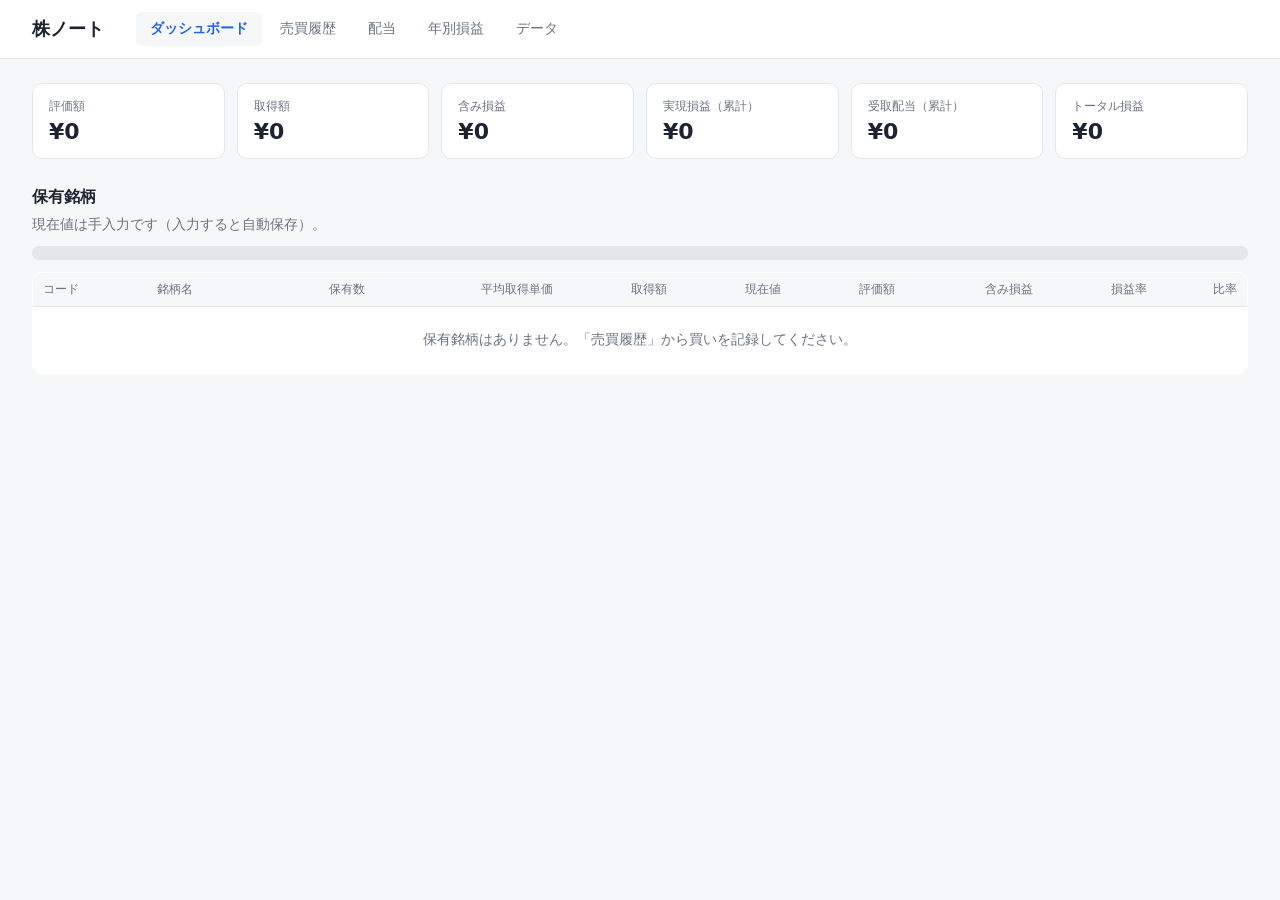
<file: index.html>
<!doctype html>
<html lang="ja">
<head>
  <meta charset="utf-8">
  <meta name="viewport" content="width=device-width, initial-scale=1">
  <title>株ノート</title>
  <link rel="stylesheet" href="style.css">
</head>
<body>
  <header class="topbar">
    <h1>株ノート</h1>
    <nav class="tabs">
      <button class="tab active" data-tab="dashboard">ダッシュボード</button>
      <button class="tab" data-tab="trades">売買履歴</button>
      <button class="tab" data-tab="dividends">配当</button>
      <button class="tab" data-tab="yearly">年別損益</button>
      <button class="tab" data-tab="data">データ</button>
    </nav>
  </header>

  <main>
    <!-- ダッシュボード -->
    <section id="tab-dashboard" class="panel active">
      <div class="cards">
        <div class="card"><div class="label">評価額</div><div class="value" id="sum-market">-</div></div>
        <div class="card"><div class="label">取得額</div><div class="value" id="sum-cost">-</div></div>
        <div class="card"><div class="label">含み損益</div><div class="value" id="sum-unrealized">-</div></div>
        <div class="card"><div class="label">実現損益（累計）</div><div class="value" id="sum-realized">-</div></div>
        <div class="card"><div class="label">受取配当（累計）</div><div class="value" id="sum-dividend">-</div></div>
        <div class="card"><div class="label">トータル損益</div><div class="value" id="sum-total">-</div></div>
      </div>

      <h2>保有銘柄</h2>
      <p class="hint">現在値は手入力です（入力すると自動保存）。</p>
      <div class="alloc" id="alloc"></div>
      <table class="grid">
        <thead>
          <tr>
            <th>コード</th><th>銘柄名</th><th class="num">保有数</th><th class="num">平均取得単価</th>
            <th class="num">取得額</th><th class="num">現在値</th><th class="num">評価額</th>
            <th class="num">含み損益</th><th class="num">損益率</th><th class="num">比率</th>
          </tr>
        </thead>
        <tbody id="holdings-body"></tbody>
      </table>
    </section>

    <!-- 売買履歴 -->
    <section id="tab-trades" class="panel">
      <h2 id="trade-form-title">売買を記録</h2>
      <form id="trade-form" class="form">
        <input type="hidden" name="id">
        <label>日付<input type="date" name="date" required></label>
        <label>売買
          <select name="side">
            <option value="buy">買い</option>
            <option value="sell">売り</option>
          </select>
        </label>
        <label>コード<input type="text" name="code" required placeholder="7203" list="code-list"></label>
        <label>銘柄名<input type="text" name="name" placeholder="トヨタ自動車"></label>
        <label>株数<input type="number" name="qty" required min="0" step="any"></label>
        <label>単価<input type="number" name="price" required min="0" step="any"></label>
        <label>手数料<input type="number" name="fee" min="0" step="any" value="0"></label>
        <label class="wide">メモ<input type="text" name="memo"></label>
        <div class="actions">
          <button type="submit" class="primary">保存</button>
          <button type="button" id="trade-cancel" hidden>キャンセル</button>
        </div>
      </form>
      <datalist id="code-list"></datalist>

      <div class="filter">
        <label>絞り込み<input type="search" id="trade-filter" placeholder="コード・銘柄名"></label>
      </div>
      <table class="grid">
        <thead>
          <tr>
            <th>日付</th><th>売買</th><th>コード</th><th>銘柄名</th><th class="num">株数</th>
            <th class="num">単価</th><th class="num">手数料</th><th class="num">受渡金額</th>
            <th class="num">実現損益</th><th>メモ</th><th></th>
          </tr>
        </thead>
        <tbody id="trades-body"></tbody>
      </table>
    </section>

    <!-- 配当 -->
    <section id="tab-dividends" class="panel">
      <h2 id="div-form-title">配当を記録</h2>
      <form id="div-form" class="form">
        <input type="hidden" name="id">
        <label>日付<input type="date" name="date" required></label>
        <label>コード<input type="text" name="code" required list="code-list"></label>
        <label>受取額（税引後）<input type="number" name="amount" required min="0" step="any"></label>
        <label class="wide">メモ<input type="text" name="memo"></label>
        <div class="actions">
          <button type="submit" class="primary">保存</button>
          <button type="button" id="div-cancel" hidden>キャンセル</button>
        </div>
      </form>
      <table class="grid">
        <thead>
          <tr><th>日付</th><th>コード</th><th>銘柄名</th><th class="num">受取額</th><th>メモ</th><th></th></tr>
        </thead>
        <tbody id="dividends-body"></tbody>
      </table>
    </section>

    <!-- 年別 -->
    <section id="tab-yearly" class="panel">
      <h2>年別損益</h2>
      <table class="grid narrow">
        <thead>
          <tr><th>年</th><th class="num">実現損益</th><th class="num">受取配当</th><th class="num">合計</th><th class="num">売買回数</th></tr>
        </thead>
        <tbody id="yearly-body"></tbody>
      </table>
    </section>

    <!-- データ -->
    <section id="tab-data" class="panel">
      <h2>バックアップ</h2>
      <p class="hint">データはこのブラウザ内（localStorage）にだけ保存されます。ブラウザのデータ削除で消えるので、定期的にエクスポートしてください。</p>
      <div class="buttons">
        <button id="export-json" class="primary">JSONでエクスポート</button>
        <label class="button">JSONをインポート<input type="file" id="import-json" accept="application/json,.json" hidden></label>
        <button id="export-csv">売買履歴をCSVで出力</button>
      </div>
      <h2>リセット</h2>
      <button id="reset-all" class="danger">全データを削除</button>
    </section>
  </main>

  <script src="app.js"></script>
</body>
</html>
</file>
<file: style.css>
:root {
  --bg: #f6f7f9;
  --surface: #ffffff;
  --text: #1d2330;
  --muted: #6b7280;
  --border: #e3e6eb;
  --accent: #2563eb;
  --plus: #d0312d;   /* 日本式: 利益は赤 */
  --minus: #1a7f37;  /* 損失は緑 */
  --danger: #b42318;
}

@media (prefers-color-scheme: dark) {
  :root {
    --bg: #14171c;
    --surface: #1d2128;
    --text: #e6e8eb;
    --muted: #9aa3ae;
    --border: #2d333c;
    --accent: #6ea0ff;
    --plus: #ff6b66;
    --minus: #4cc472;
    --danger: #ff7a70;
  }
}

* { box-sizing: border-box; }

body {
  margin: 0;
  font-family: system-ui, -apple-system, "Hiragino Sans", "Yu Gothic UI", "Meiryo", sans-serif;
  background: var(--bg);
  color: var(--text);
  font-size: 14px;
}

.topbar {
  display: flex;
  align-items: center;
  gap: 32px;
  padding: 12px 32px;
  background: var(--surface);
  border-bottom: 1px solid var(--border);
  position: sticky;
  top: 0;
  z-index: 1;
}
.topbar h1 { font-size: 18px; margin: 0; }

.tabs { display: flex; gap: 4px; }
.tab {
  border: none;
  background: none;
  color: var(--muted);
  padding: 8px 14px;
  border-radius: 6px;
  cursor: pointer;
  font: inherit;
}
.tab:hover { background: var(--bg); }
.tab.active { color: var(--accent); background: var(--bg); font-weight: 600; }

main { max-width: 1280px; margin: 0 auto; padding: 24px 32px 64px; }

.panel { display: none; }
.panel.active { display: block; }

h2 { font-size: 16px; margin: 28px 0 12px; }
h2:first-child { margin-top: 0; }
.hint { color: var(--muted); margin: -4px 0 12px; }

.cards {
  display: grid;
  grid-template-columns: repeat(auto-fit, minmax(180px, 1fr));
  gap: 12px;
}
.card {
  background: var(--surface);
  border: 1px solid var(--border);
  border-radius: 10px;
  padding: 14px 16px;
}
.card .label { color: var(--muted); font-size: 12px; }
.card .value { font-size: 22px; font-weight: 600; margin-top: 4px; font-variant-numeric: tabular-nums; }

.grid {
  width: 100%;
  border-collapse: collapse;
  background: var(--surface);
  border: 1px solid var(--border);
  border-radius: 10px;
  overflow: hidden;
}
.grid.narrow { max-width: 640px; }
.grid th, .grid td {
  padding: 8px 10px;
  border-bottom: 1px solid var(--border);
  text-align: left;
  white-space: nowrap;
}
.grid th { color: var(--muted); font-weight: 500; font-size: 12px; background: var(--bg); }
.grid tbody tr:last-child td { border-bottom: none; }
.grid tbody tr:hover { background: var(--bg); }
.grid .num { text-align: right; font-variant-numeric: tabular-nums; }
.grid td.memo { white-space: normal; color: var(--muted); max-width: 240px; }
.grid .empty { text-align: center; color: var(--muted); padding: 24px; }
.grid input.price {
  width: 100px;
  text-align: right;
  padding: 4px 6px;
}

.plus { color: var(--plus); }
.minus { color: var(--minus); }
.side-buy { color: var(--plus); font-weight: 600; }
.side-sell { color: var(--minus); font-weight: 600; }

.form {
  display: grid;
  grid-template-columns: repeat(auto-fill, minmax(150px, 1fr));
  gap: 10px 12px;
  background: var(--surface);
  border: 1px solid var(--border);
  border-radius: 10px;
  padding: 16px;
  margin-bottom: 20px;
  align-items: end;
}
.form label { display: flex; flex-direction: column; gap: 4px; color: var(--muted); font-size: 12px; }
.form .wide { grid-column: span 2; }
.form .actions { display: flex; gap: 8px; }

input, select {
  font: inherit;
  color: var(--text);
  background: var(--bg);
  border: 1px solid var(--border);
  border-radius: 6px;
  padding: 6px 8px;
}
input:focus, select:focus { outline: 2px solid var(--accent); outline-offset: -1px; }

button, .button {
  font: inherit;
  color: var(--text);
  background: var(--surface);
  border: 1px solid var(--border);
  border-radius: 6px;
  padding: 7px 14px;
  cursor: pointer;
  display: inline-block;
}
button:hover, .button:hover { border-color: var(--muted); }
button.primary { background: var(--accent); border-color: var(--accent); color: #fff; }
button.danger { color: var(--danger); border-color: var(--danger); }
button.link { border: none; background: none; color: var(--accent); padding: 2px 6px; }
button.link.del { color: var(--danger); }

.buttons { display: flex; gap: 8px; flex-wrap: wrap; }
.filter { margin-bottom: 10px; }
.filter label { color: var(--muted); font-size: 12px; display: inline-flex; gap: 8px; align-items: center; }

.alloc {
  display: flex;
  height: 14px;
  border-radius: 7px;
  overflow: hidden;
  margin-bottom: 12px;
  background: var(--border);
}
.alloc span { display: block; height: 100%; }
.alloc span + span { border-left: 2px solid var(--surface); }
.swatch { display: inline-block; width: 10px; height: 10px; border-radius: 2px; margin-right: 6px; vertical-align: middle; }
</file>
